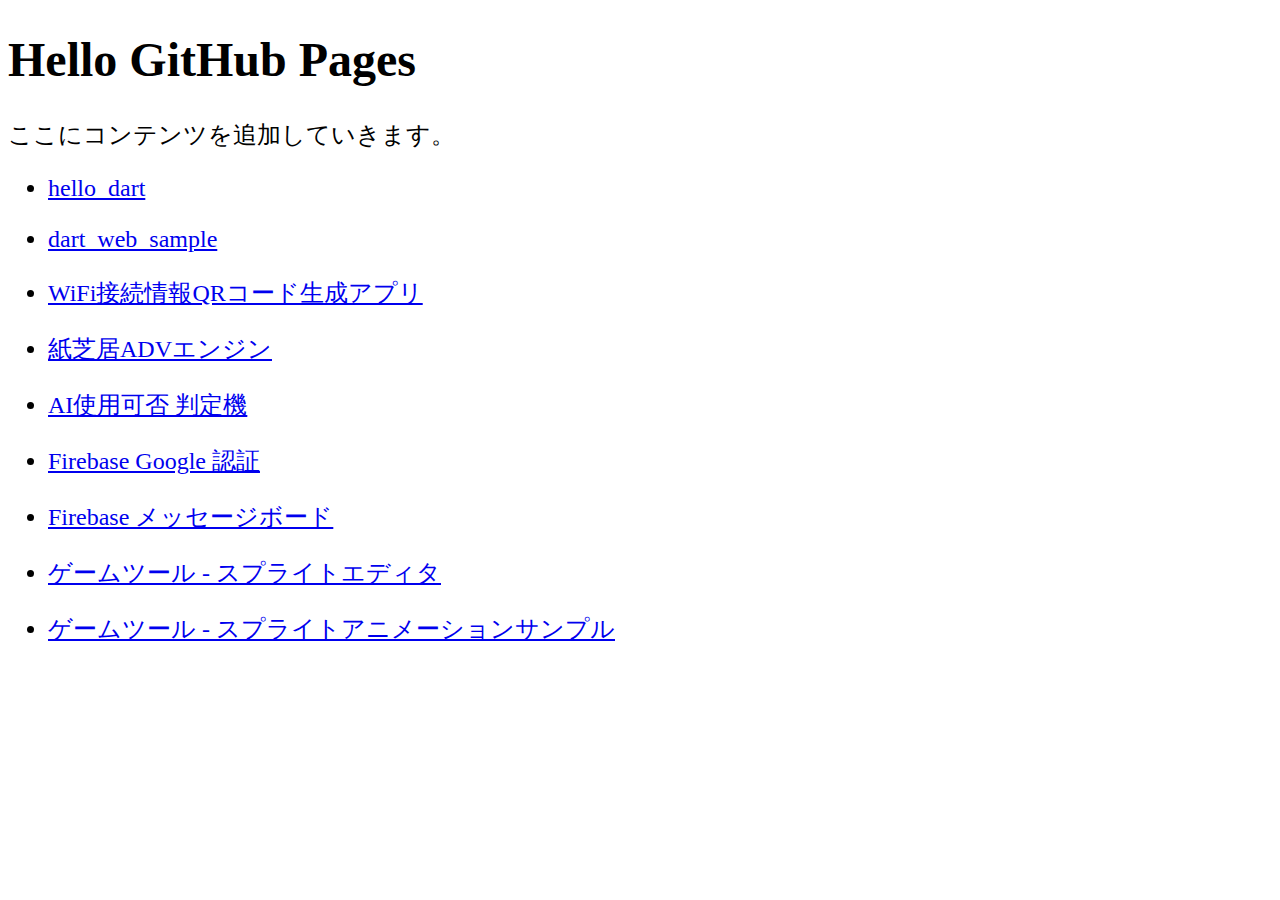
<file: index.html>
<!DOCTYPE html>
<html lang="ja">
<head>
  <meta charset="UTF-8">
  <style>
    body {
      font-size: 24px;
    }
  </style>
  <title>GitHub Pages Test</title>
</head>
<body>
  <h1>Hello GitHub Pages</h1>
  <p>ここにコンテンツを追加していきます。</p>
  <p><ul><li><a href="hello_dart/index.html">hello_dart</a></li></ul></p>
  <p><ul><li><a href="dart_web_sample/web/index.html">dart_web_sample</a></li></ul></p>
  <p><ul><li><a href="wifi_qr/web/index.html">WiFi接続情報QRコード生成アプリ</a></li></ul></p>
  <p><ul><li><a href="sound_novel/index.html">紙芝居ADVエンジン</a></li></ul></p>
  <p><ul><li><a href="ai-judge/ai-judge.html">AI使用可否 判定機</a></li></ul></p>
  <p><ul><li><a href="firebase_auth/index.html">Firebase Google 認証</a></li></ul></p>
  <p><ul><li><a href="firebase_auth/msgboard.html">Firebase メッセージボード</a></li></ul></p>
  <p><ul><li><a href="game_tools/sprite_editor.html">ゲームツール - スプライトエディタ</a></li></ul></p>
  <p><ul><li><a href="game_tools/sprite_anim_sample.html">ゲームツール - スプライトアニメーションサンプル</a></li></ul></p>
</body>
</html>
</file>
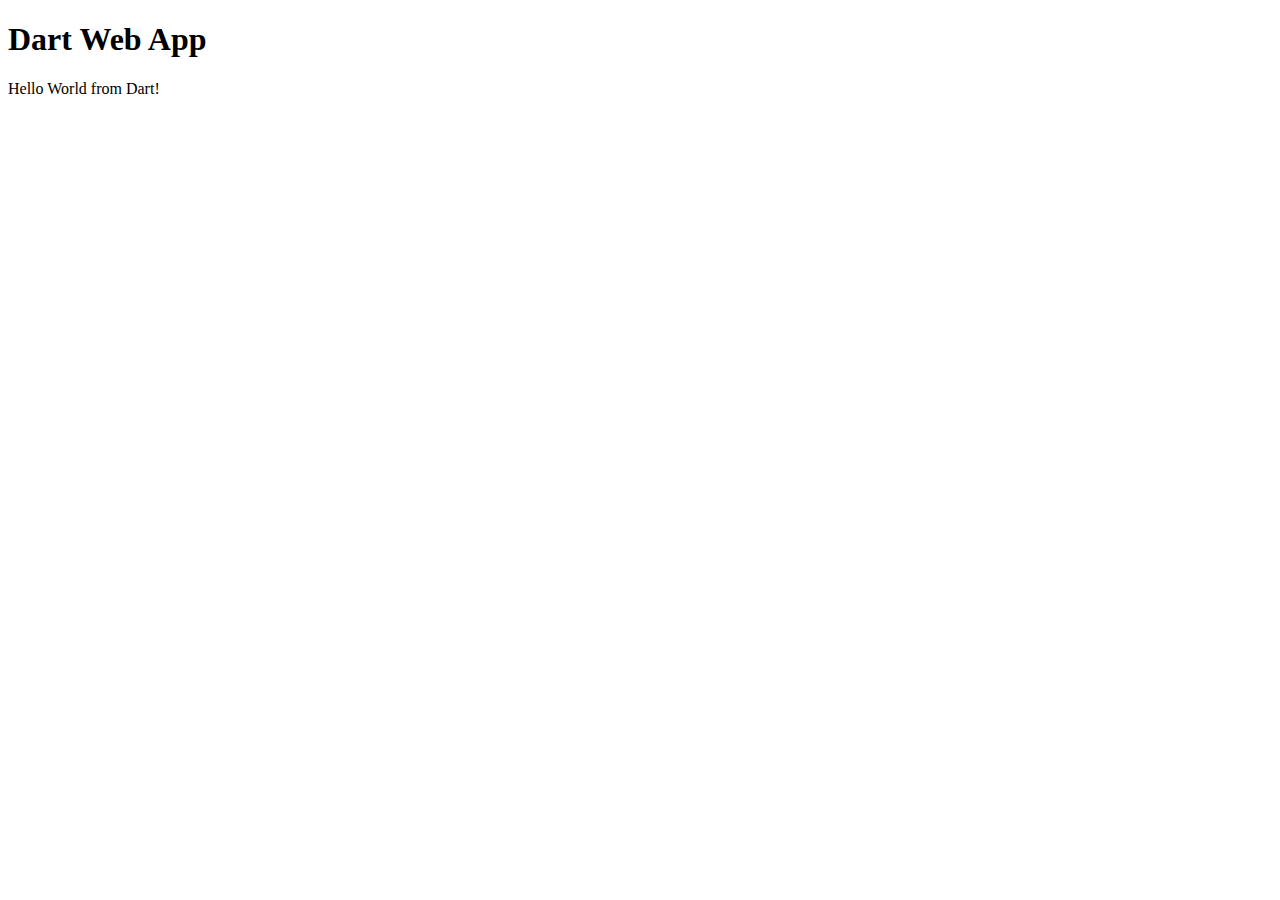
<file: hello_dart/index.html>
<!DOCTYPE html>
<html lang="ja">
<head>
  <meta charset="UTF-8" />
  <title>Dart Web App (Subdir)</title>
</head>
<body>
  <h1>Dart Web App</h1>
  <p id="message">Loading…</p>
  
  <script defer src="main.dart.js"></script>
</body>
</html>
</file>
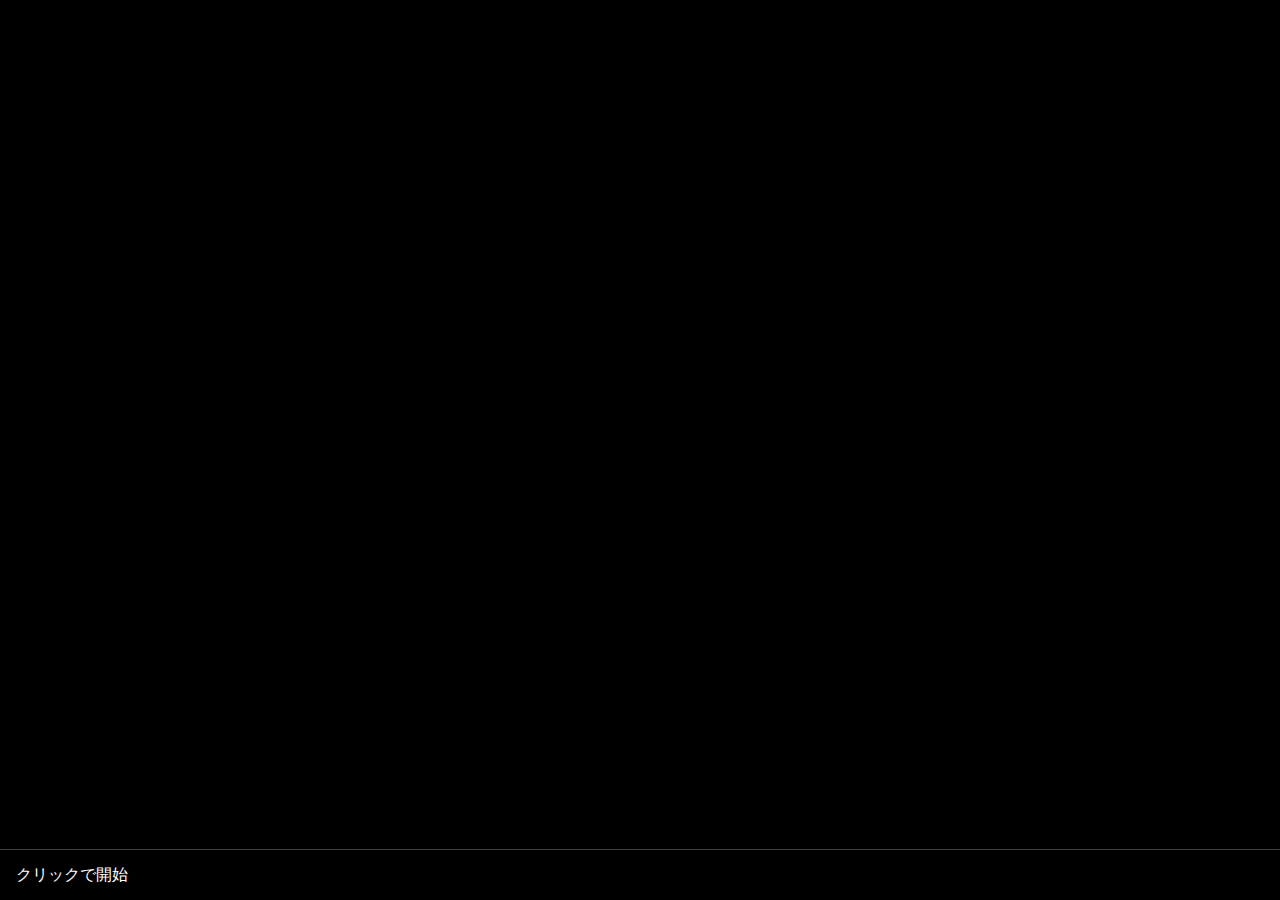
<file: sound_novel/index.html>
<!DOCTYPE html>
<html lang="ja">
<head>
  <meta charset="UTF-8">
  <title>紙芝居ADVエンジン</title>
  <meta name="viewport" content="width=device-width, initial-scale=1.0">
  <link rel="stylesheet" href="style.css">
  <script id="slides-data" type="application/json">
[
  {
    "type": "bgm",
    "src": "sounds/opening.mp3",
    "channel": 0,
    "volume": 0.8
  },
  {
    "type": "image",
    "src": "images/scene1.png",
    "autoNext": true,
    "wait": 800
  },
  {
    "type": "voice",
    "text": "目を覚ますと、そこは森の中だった。",
    "voice": "voices/v001.mp3"
  },
  {
    "type": "bgm",
    "src": "sounds/bgm1.mp3",
    "channel": 1,
    "volume": 0.8
  },
  {
    "type": "video",
    "src": "videos/forest_loop.mp4",
    "loop": true,
    "autoPlay": true,
    "autoNext": true
  },
  {
    "type": "voice",
    "text": "草むらの向こうから、何かが動いている気配がした。",
    "voice": "voices/v002.mp3"
  },
  {
    "type": "image",
    "src": "images/scene2.png",
    "autoNext": true,
    "wait": 800
  },
  {
    "type": "bgmStop",
    "channel": 0
  },
  {
    "type": "bgmStop",
    "channel": 1
  },
  {
    "type": "voice",
    "text": "僕は思わず、その場に立ち尽くした。",
    "voice": "voices/v003.mp3"
  }
]

  </script>
</head>
<body>

  <div id="screen">
    <img id="img" alt="">
    <video id="video" playsinline></video>
  </div>

  <!-- テキストウィンドウ -->
  <div id="text"></div>

  <!-- 音声レイヤー -->
  <audio id="bgm0"></audio>    <!-- BGM用：ループ再生 -->
  <audio id="bgm1"></audio>
  <audio id="bgm2"></audio>
  <audio id="voice"></audio>  <!-- セリフ音声用 -->

  <script src="game.js"></script>
</body>
</html>
</file>
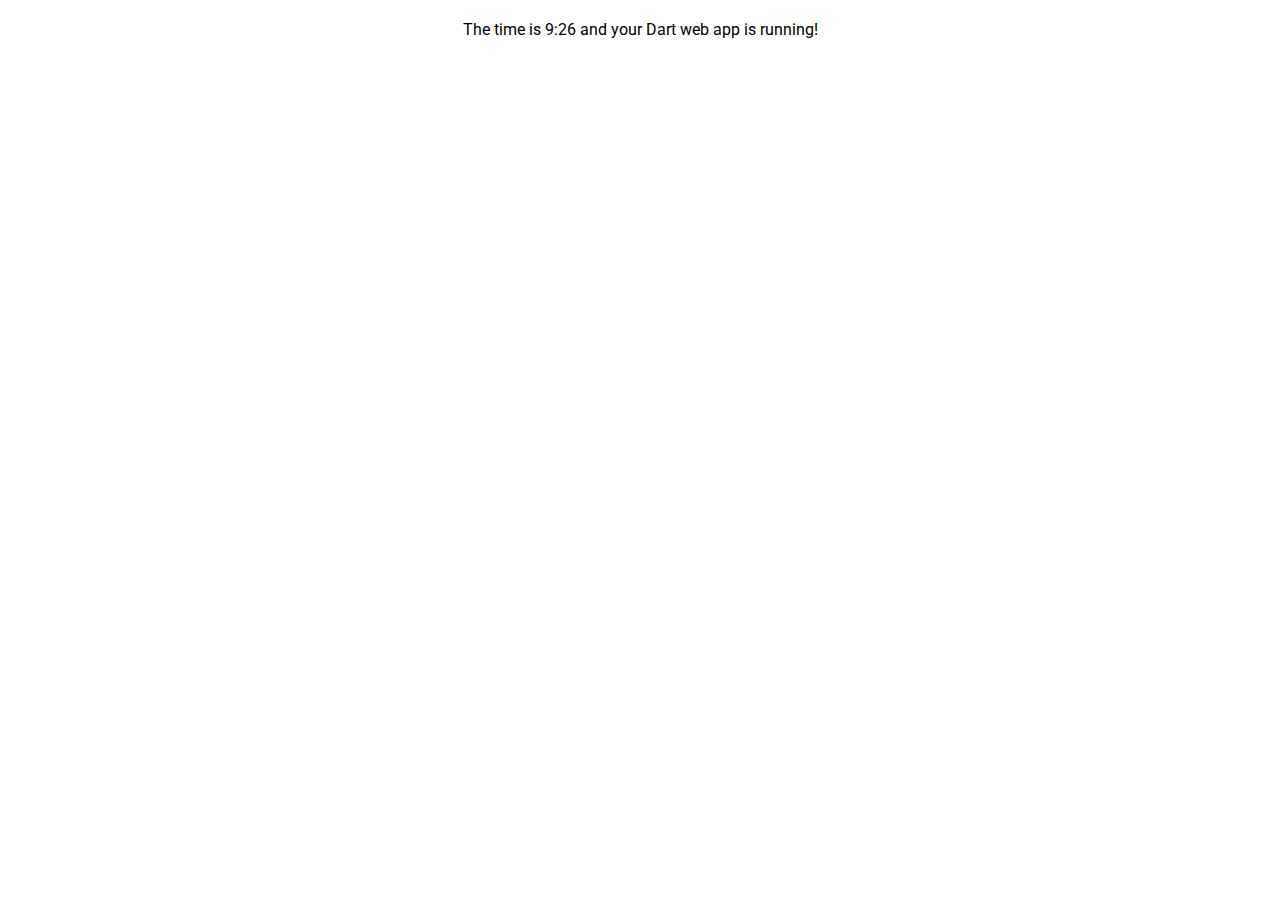
<file: dart_web_sample/web/index.html>
<!DOCTYPE html>

<html>
<head>
    <meta charset="utf-8">
    <meta http-equiv="X-UA-Compatible" content="IE=edge">
    <meta name="viewport" content="width=device-width, initial-scale=1.0">
    <meta name="scaffolded-by" content="https://github.com/dart-lang/sdk">
    <title>dart_web_sample</title>
    <link rel="stylesheet" href="styles.css">
    <script defer src="main.dart.js"></script>
</head>

<body>

  <div id="output"></div>

</body>
</html>
</file>
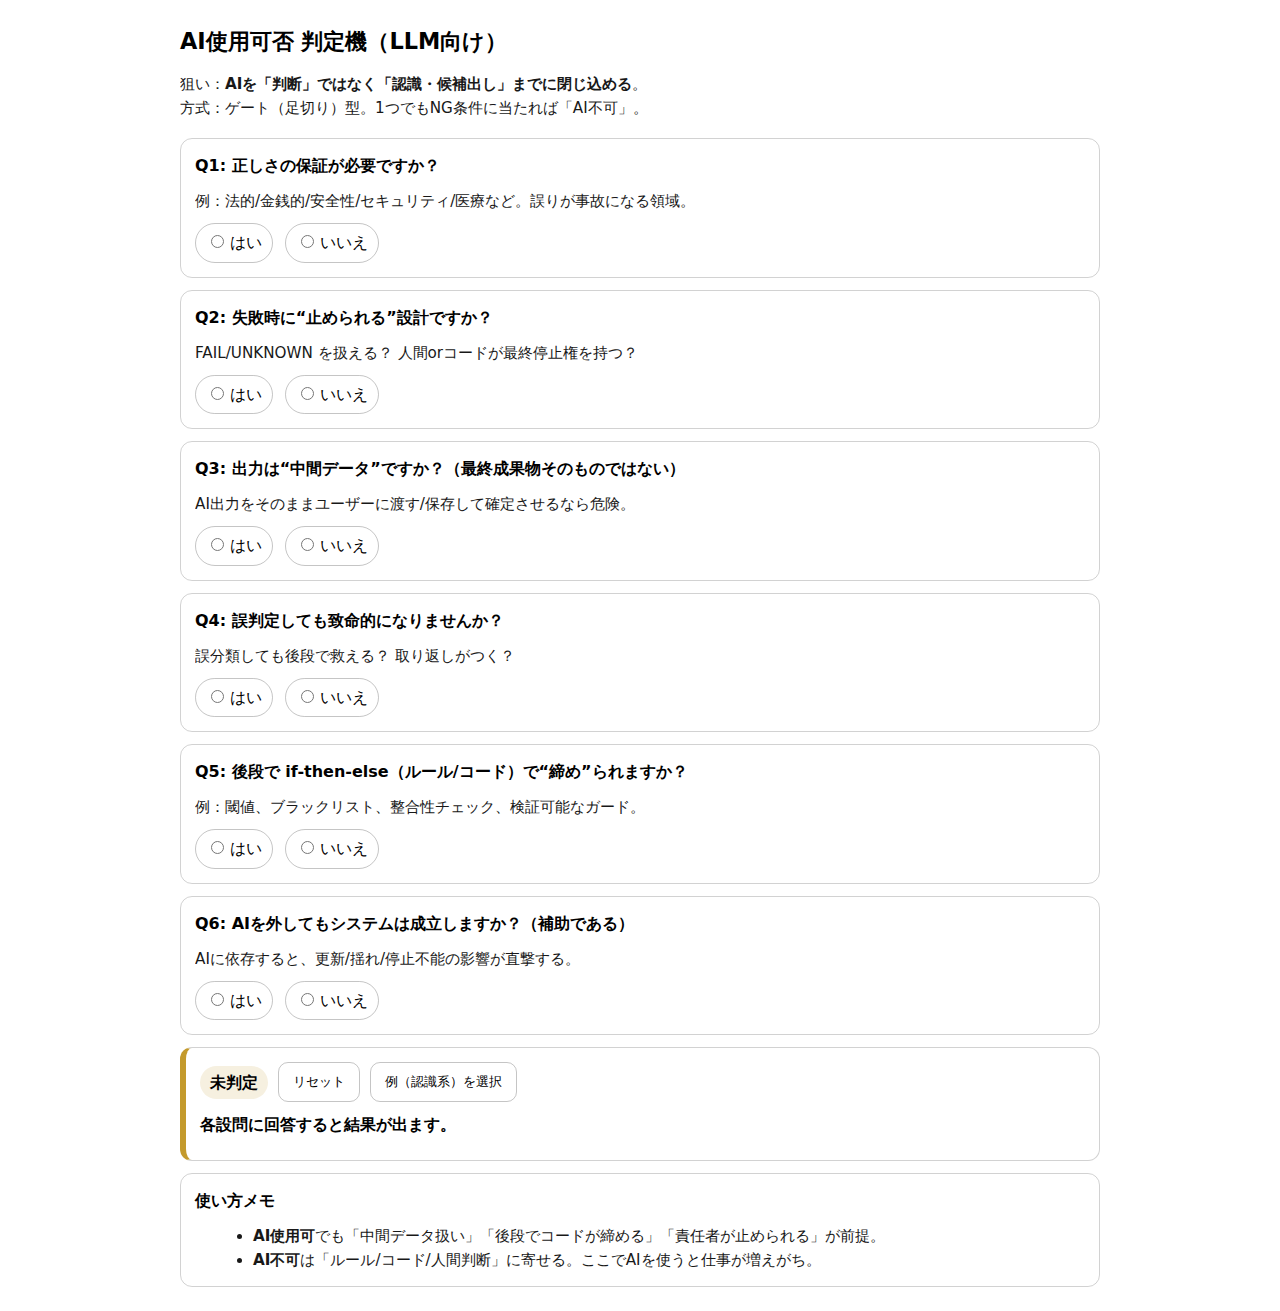
<file: ai-judge/ai-judge.html>
<!doctype html>
<html lang="ja">
<head>
  <meta charset="utf-8" />
  <meta name="viewport" content="width=device-width,initial-scale=1" />
  <title>AI使用可否 判定機</title>
  <style>
    :root { color-scheme: light dark; }
    body { font-family: system-ui, -apple-system, "Segoe UI", sans-serif; margin: 24px; line-height: 1.6; }
    .wrap { max-width: 920px; margin: 0 auto; }
    h1 { font-size: 1.4rem; margin: 0 0 12px; }
    .note { opacity: .85; margin-bottom: 18px; }
    .card { border: 1px solid rgba(127,127,127,.35); border-radius: 12px; padding: 14px 14px; margin: 12px 0; }
    .qtitle { font-weight: 700; margin-bottom: 10px; }
    .qdesc { opacity: .9; margin: 0 0 10px; }
    .opts { display: flex; gap: 12px; align-items: center; flex-wrap: wrap; }
    .pill { border: 1px solid rgba(127,127,127,.45); border-radius: 999px; padding: 6px 10px; cursor: pointer; user-select: none; }
    .pill input { margin-right: 6px; }
    .result { border-left: 6px solid transparent; }
    .ok { border-left-color: #2aa44f; }
    .ng { border-left-color: #cc3b3b; }
    .mid { border-left-color: #c49a2c; }
    .badge { display:inline-block; padding: 4px 10px; border-radius: 999px; font-weight: 700; }
    .badge.ok { background: rgba(42,164,79,.15); }
    .badge.ng { background: rgba(204,59,59,.15); }
    .badge.mid { background: rgba(196,154,44,.15); }
    .small { font-size: .95rem; opacity: .9; }
    button { padding: 10px 14px; border-radius: 10px; border: 1px solid rgba(127,127,127,.45); background: transparent; cursor: pointer; }
    .row { display:flex; gap: 10px; flex-wrap: wrap; align-items: center; }
    ul { margin: 8px 0 0 18px; }
    code { font-family: ui-monospace, SFMono-Regular, Menlo, Consolas, monospace; }
  </style>
</head>
<body>
<div class="wrap">
  <h1>AI使用可否 判定機（LLM向け）</h1>
  <div class="note small">
    狙い：<b>AIを「判断」ではなく「認識・候補出し」までに閉じ込める</b>。<br/>
    方式：ゲート（足切り）型。1つでもNG条件に当たれば「AI不可」。
  </div>

  <div id="questions"></div>

  <div class="card result mid" id="resultCard">
    <div class="row">
      <span class="badge mid" id="verdictBadge">未判定</span>
      <button id="resetBtn" type="button">リセット</button>
      <button id="exampleBtn" type="button">例（認識系）を選択</button>
    </div>
    <div id="verdictText" style="margin-top:10px; font-weight:700;">各設問に回答すると結果が出ます。</div>
    <div id="details" class="small" style="margin-top:8px;"></div>
  </div>

  <div class="card">
    <div class="qtitle">使い方メモ</div>
    <div class="small">
      <ul>
        <li><b>AI使用可</b>でも「中間データ扱い」「後段でコードが締める」「責任者が止められる」が前提。</li>
        <li><b>AI不可</b>は「ルール/コード/人間判断」に寄せる。ここでAIを使うと仕事が増えがち。</li>
      </ul>
    </div>
  </div>
</div>

<script>
  // ゲート型：条件により「AI不可」を即決できるように設計
  const QUESTIONS = [
    {
      id: "q1",
      title: "Q1: 正しさの保証が必要ですか？",
      desc: "例：法的/金銭的/安全性/セキュリティ/医療など。誤りが事故になる領域。",
      ngIf: (a) => a === "yes",
      whyNg: "正しさの保証が必要 → LLMは検証器ではないため「AI不可」。"
    },
    {
      id: "q2",
      title: "Q2: 失敗時に“止められる”設計ですか？",
      desc: "FAIL/UNKNOWN を扱える？ 人間orコードが最終停止権を持つ？",
      ngIf: (a) => a === "no",
      whyNg: "止められない → LLMは止まらず答えを出しがちなので「AI不可」。"
    },
    {
      id: "q3",
      title: "Q3: 出力は“中間データ”ですか？（最終成果物そのものではない）",
      desc: "AI出力をそのままユーザーに渡す/保存して確定させるなら危険。",
      ngIf: (a) => a === "no",
      whyNg: "最終成果物がAI出力 → 誤りがそのまま確定するので「AI不可」。"
    },
    {
      id: "q4",
      title: "Q4: 誤判定しても致命的になりませんか？",
      desc: "誤分類しても後段で救える？ 取り返しがつく？",
      ngIf: (a) => a === "no",
      whyNg: "誤りが致命的 → LLMは必ず誤る前提なので「AI不可」。"
    },
    {
      id: "q5",
      title: "Q5: 後段で if-then-else（ルール/コード）で“締め”られますか？",
      desc: "例：閾値、ブラックリスト、整合性チェック、検証可能なガード。",
      ngIf: (a) => a === "no",
      whyNg: "コードで締められない → 判断をLLMに委ねる形になり「AI不可」。"
    },
    {
      id: "q6",
      title: "Q6: AIを外してもシステムは成立しますか？（補助である）",
      desc: "AIに依存すると、更新/揺れ/停止不能の影響が直撃する。",
      ngIf: (a) => a === "no",
      whyNg: "AI依存で成立 → 主体がAI側になり責任境界が壊れるため「AI不可」。"
    },
  ];

  const state = Object.fromEntries(QUESTIONS.map(q => [q.id, null]));

  function el(tag, attrs={}, ...children) {
    const e = document.createElement(tag);
    for (const [k,v] of Object.entries(attrs)) {
      if (k === "class") e.className = v;
      else if (k.startsWith("on") && typeof v === "function") e.addEventListener(k.slice(2), v);
      else e.setAttribute(k, v);
    }
    for (const c of children) {
      if (c == null) continue;
      if (typeof c === "string") e.appendChild(document.createTextNode(c));
      else e.appendChild(c);
    }
    return e;
  }

  function render() {
    const root = document.getElementById("questions");
    root.innerHTML = "";

    for (const q of QUESTIONS) {
      const yesId = `${q.id}_yes`;
      const noId  = `${q.id}_no`;

      const card = el("div", { class: "card" },
        el("div", { class: "qtitle" }, q.title),
        el("div", { class: "qdesc small" }, q.desc),
        el("div", { class: "opts" },
          el("label", { class: "pill" },
            el("input", { type: "radio", name: q.id, id: yesId, value: "yes" }),
            "はい"
          ),
          el("label", { class: "pill" },
            el("input", { type: "radio", name: q.id, id: noId, value: "no" }),
            "いいえ"
          ),
        ),
      );

      root.appendChild(card);

      // restore selection & bind
      const radios = card.querySelectorAll(`input[name="${q.id}"]`);
      radios.forEach(r => {
        r.checked = (state[q.id] === r.value);
        r.addEventListener("change", () => {
          state[q.id] = r.value;
          updateVerdict();
        });
      });
    }

    updateVerdict();
  }

  function allAnswered() {
    return QUESTIONS.every(q => state[q.id] === "yes" || state[q.id] === "no");
  }

  function updateVerdict() {
    const card = document.getElementById("resultCard");
    const badge = document.getElementById("verdictBadge");
    const text = document.getElementById("verdictText");
    const details = document.getElementById("details");

    // find first NG
    const ngReasons = [];
    for (const q of QUESTIONS) {
      const a = state[q.id];
      if (a == null) continue;
      if (q.ngIf(a)) ngReasons.push(`- ${q.title} → ${q.whyNg}`);
    }

    card.classList.remove("ok","ng","mid");
    badge.classList.remove("ok","ng","mid");

    if (!allAnswered()) {
      card.classList.add("mid");
      badge.classList.add("mid");
      badge.textContent = "未判定";
      text.textContent = "各設問に回答すると結果が出ます。";
      details.innerHTML = "";
      return;
    }

    if (ngReasons.length > 0) {
      card.classList.add("ng");
      badge.classList.add("ng");
      badge.textContent = "AI不可";
      text.textContent = "この案件はLLMを中核に置くべきではありません（ルール/コード/人間判断へ）。";
      details.innerHTML =
        `<div class="small">NG理由（足切り）:</div><ul>${ngReasons.map(r => `<li>${escapeHtml(r)}</li>`).join("")}</ul>` +
        `<div class="small" style="margin-top:8px;">推奨: 「認識→コードで締める」構造に寄せるか、そもそもAI工程を削る。</div>`;
      return;
    }

    card.classList.add("ok");
    badge.classList.add("ok");
    badge.textContent = "AI使用可";
    text.textContent = "LLMは“認識・候補出し”としてなら使用可（最終判断はコード/人間）。";
    details.innerHTML =
      `<div class="small">条件を満たしました：</div>
       <ul>
         <li>正しさの保証が必須ではない</li>
         <li>失敗時に止められる</li>
         <li>出力は中間データ</li>
         <li>誤りが致命的ではない</li>
         <li>後段で if-then-else で締められる</li>
         <li>AIを外しても成立する</li>
       </ul>`;
  }

  function escapeHtml(s) {
    return s.replace(/[&<>"']/g, m => ({'&':'&amp;','<':'&lt;','>':'&gt;','"':'&quot;',"'":'&#39;'}[m]));
  }

  document.getElementById("resetBtn").addEventListener("click", () => {
    for (const q of QUESTIONS) state[q.id] = null;
    render();
  });

  document.getElementById("exampleBtn").addEventListener("click", () => {
    // 典型「認識系」想定：全部OKになる回答例
    state.q1 = "no";  // 正しさ保証は必須ではない
    state.q2 = "yes"; // 止められる
    state.q3 = "yes"; // 中間データ
    state.q4 = "yes"; // 致命的ではない
    state.q5 = "yes"; // 後段で締める
    state.q6 = "yes"; // AIなしでも成立
    render();
  });

  render();
</script>
</body>
</html>
</file>
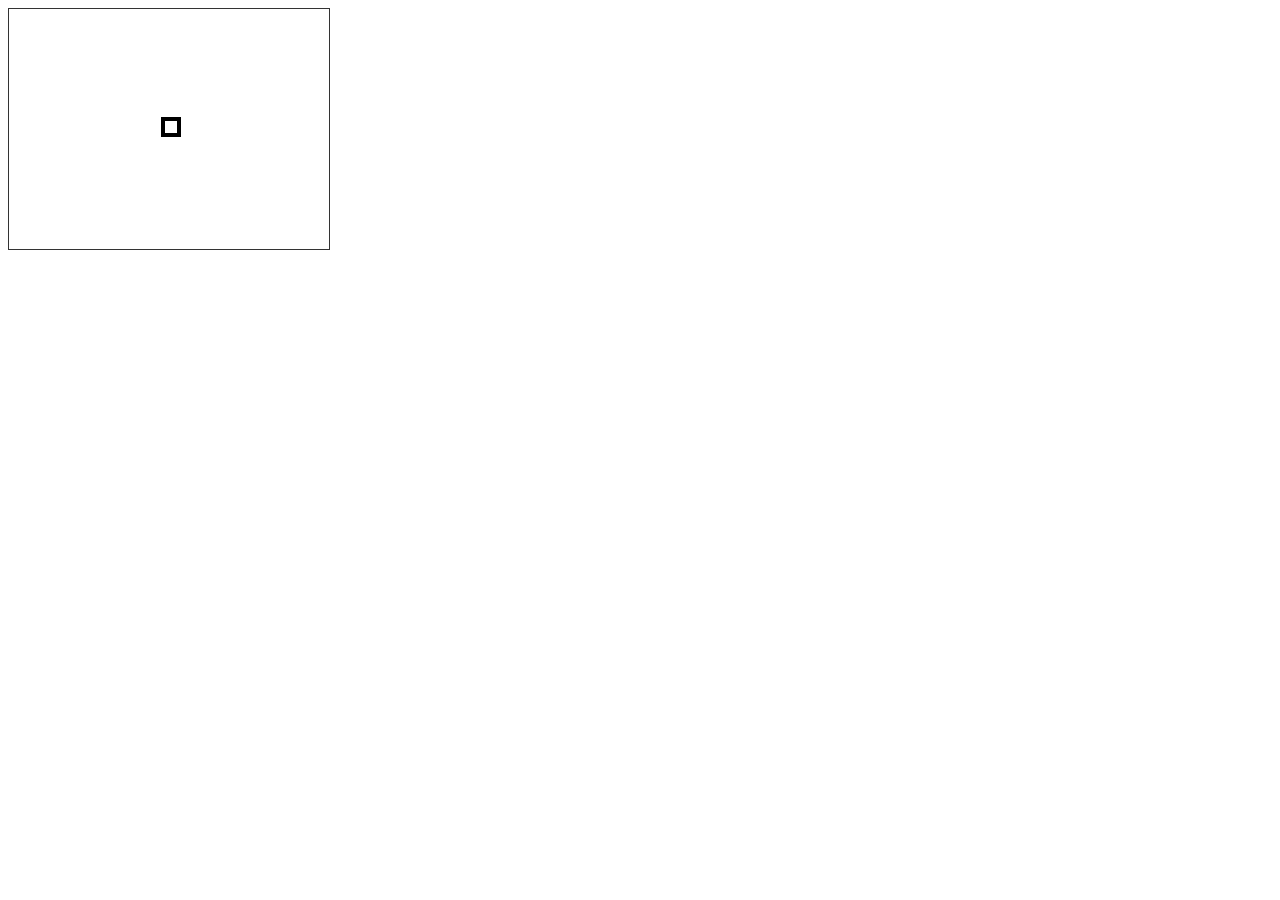
<file: game_tools/sprite_anim_sample.html>
<!DOCTYPE html>
<html lang="ja">
<head>
<meta charset="UTF-8">
<title>Sprite Animation Sample</title>
<style>
  canvas {
    border: 1px solid #333;
    image-rendering: pixelated;
  }
</style>
</head>
<body>

<canvas id="screen" width="320" height="240"></canvas>

<script>
/* ===== Paste sprite JSON here ===== */
const sprite = {
  "tileSize": 8,
  "transparentIndex": 0,
  "palette": [
    "rgba(0,0,0,0)",
    "#000000",
    "#ffffff",
    "#ff0000",
    "#00ff00",
    "#0000ff",
    "#ffff00",
    "#ff00ff",
    "#00ffff",
    "#888888"
  ],
  "frames": [
    {
      "id": 0,
      "pixels": [
        0, 0, 0, 0, 0, 0, 0, 0,
        0, 0, 0, 0, 0, 0, 0, 0,
        0, 0, 0, 0, 0, 0, 0, 0,
        0, 0, 0, 1, 1, 0, 0, 0,
        0, 0, 0, 1, 1, 0, 0, 0,
        0, 0, 0, 0, 0, 0, 0, 0,
        0, 0, 0, 0, 0, 0, 0, 0,
        0, 0, 0, 0, 0, 0, 0, 0
      ]
    },
    {
      "id": 1,
      "pixels": [
        0, 0, 0, 0, 0, 0, 0, 0,
        0, 0, 0, 0, 0, 0, 0, 0,
        0, 0, 0, 1, 1, 0, 0, 0,
        0, 0, 1, 0, 0, 1, 0, 0,
        0, 0, 1, 0, 0, 1, 0, 0,
        0, 0, 0, 1, 1, 0, 0, 0,
        0, 0, 0, 0, 0, 0, 0, 0,
        0, 0, 0, 0, 0, 0, 0, 0
      ]
    },
    {
      "id": 2,
      "pixels": [
        0, 0, 0, 0, 0, 0, 0, 0,
        0, 0, 1, 1, 1, 1, 1, 0,
        0, 0, 1, 0, 0, 0, 1, 0,
        0, 0, 1, 0, 0, 0, 1, 0,
        0, 0, 1, 0, 0, 0, 1, 0,
        0, 0, 1, 1, 1, 1, 1, 0,
        0, 0, 0, 0, 0, 0, 0, 0,
        0, 0, 0, 0, 0, 0, 0, 0
      ]
    },
    {
      "id": 3,
      "pixels": [
        0, 0, 0, 0, 0, 0, 0, 0,
        0, 0, 1, 1, 1, 1, 1, 0,
        0, 1, 0, 0, 0, 0, 0, 1,
        0, 1, 0, 0, 0, 0, 0, 1,
        0, 1, 0, 0, 0, 0, 0, 1,
        0, 1, 0, 0, 0, 0, 0, 1,
        0, 1, 0, 0, 0, 0, 0, 1,
        0, 0, 1, 1, 1, 1, 1, 0
      ]
    }
  ]
};
/* ===== End of sprite JSON ===== */

/* ===== Constants ===== */
const SCREEN_W = 320;
const SCREEN_H = 240;
const SCALE = 4;   // 8x8 → 32x32
const FPS = 4;

/* ===== Canvas (double buffer) ===== */
const screen = document.getElementById("screen");
const screenCtx = screen.getContext("2d");

const buffer = document.createElement("canvas");
buffer.width = SCREEN_W;
buffer.height = SCREEN_H;
const bufCtx = buffer.getContext("2d");

/* ===== Prepare runtime data ===== */
const palette = sprite.palette;
const frames = sprite.frames.map(f => new Uint8Array(f.pixels));

let frameIndex = 0;
let lastTime = 0;

/* ===== Draw 8x8 sprite ===== */
function draw8x8(ctx, pixels, x, y, scale) {
  for (let py = 0; py < 8; py++) {
    for (let px = 0; px < 8; px++) {
      const idx = pixels[py * 8 + px];
      if (idx !== sprite.transparentIndex) {
        ctx.fillStyle = palette[idx];
        ctx.fillRect(
          x + px * scale,
          y + py * scale,
          scale,
          scale
        );
      }
    }
  }
}

/* ===== Game Loop (method ②) ===== */
function loop(time) {
  requestAnimationFrame(loop);

  if (time - lastTime > 1000 / FPS) {
    frameIndex = (frameIndex + 1) % frames.length;
    lastTime = time;
  }

  // --- build full frame on back buffer ---
  bufCtx.fillStyle = "#FFFFFF";                 // background
  bufCtx.fillRect(0, 0, SCREEN_W, SCREEN_H); // clear + bg

  draw8x8(bufCtx, frames[frameIndex], 144, 104, SCALE);

  // --- present ---
  screenCtx.drawImage(buffer, 0, 0);
}

requestAnimationFrame(loop);
</script>

</body>
</html>
</file>
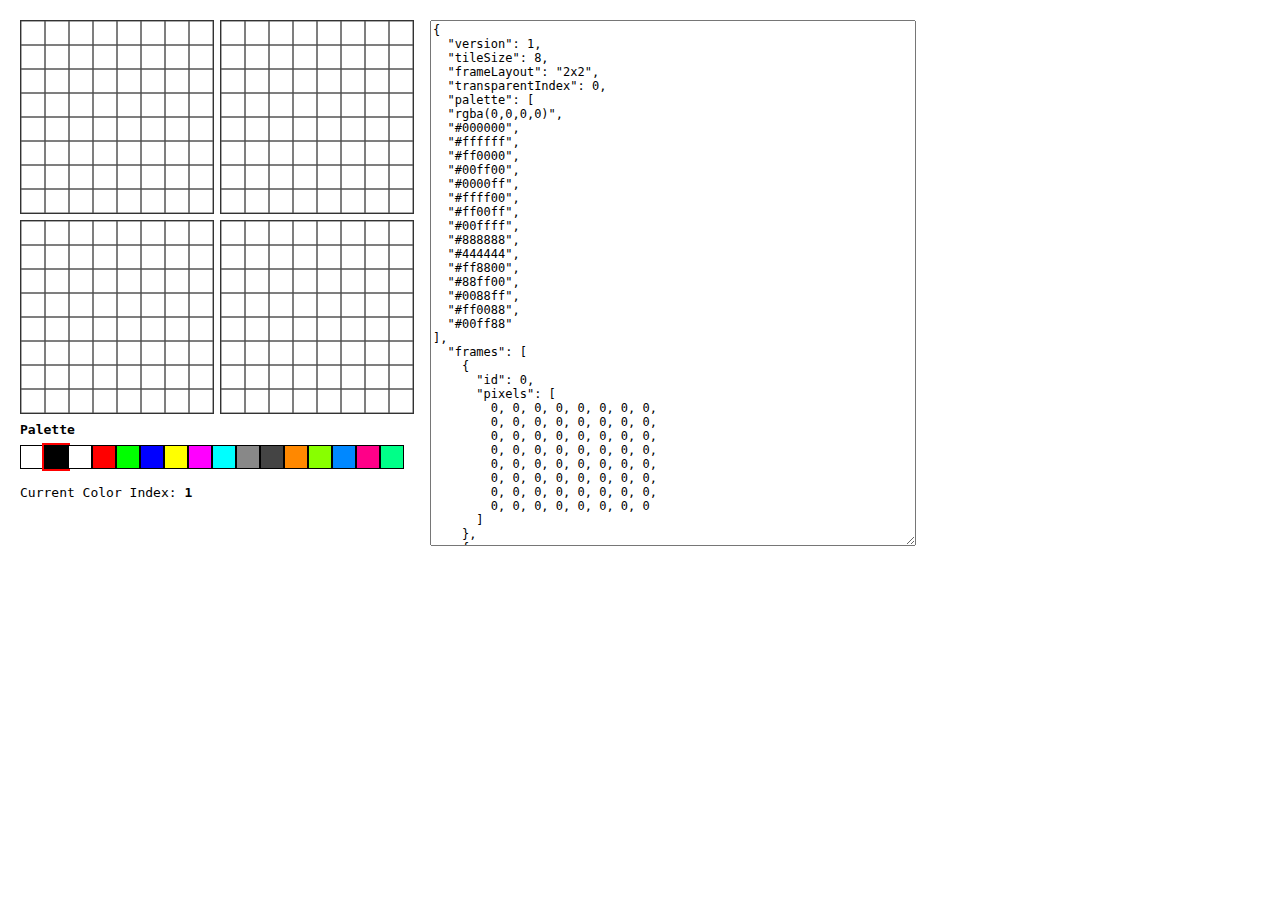
<file: game_tools/sprite_editor.html>
<!DOCTYPE html>
<html lang="ja">
<head>
<meta charset="UTF-8">
<title>8x8x4 Sprite Editor</title>

<style>
  body {
    font-family: monospace;
    display: flex;
    gap: 16px;
    padding: 12px;
  }

  canvas {
    border: 1px solid #333;
    image-rendering: pixelated;
    cursor: crosshair;
  }

  .grid {
    display: grid;
    grid-template-columns: repeat(2, auto);
    gap: 6px;
  }

  .palette {
    margin-top: 8px;
  }

  .palette div {
    width: 24px;
    height: 24px;
    display: inline-block;
    border: 1px solid #000;
    cursor: pointer;
    box-sizing: border-box;
  }

  .palette div.active {
    outline: 2px solid red;
  }

  textarea {
    width: 480px;
    height: 520px;
    font-family: monospace;
    font-size: 12px;
  }

  h4 {
    margin: 8px 0 4px;
  }
</style>
</head>
<body>

<!-- ===== LEFT : EDITOR ===== -->
<div>
  <div class="grid" id="editGrid"></div>

  <h4>Palette</h4>
  <div class="palette" id="palette"></div>

  <p>Current Color Index: <b><span id="curColor">1</span></b></p>
</div>

<!-- ===== RIGHT : JSON OUTPUT ===== -->
<textarea id="jsonOutput" spellcheck="false"></textarea>

<script>
/* ===== Constants ===== */
const TILE_SIZE = 8;
const FRAMES = 4;
const SCALE = 24;

/* ===== Sprite Data ===== */
const frames = Array.from({ length: FRAMES }, () =>
  new Uint8Array(TILE_SIZE * TILE_SIZE)
);

let currentColor = 1;

/* ===== Palette ===== */
const paletteColors = [
  "rgba(0,0,0,0)", // 0 transparent
  "#000000", "#ffffff", "#ff0000", "#00ff00", "#0000ff",
  "#ffff00", "#ff00ff", "#00ffff", "#888888", "#444444",
  "#ff8800", "#88ff00", "#0088ff", "#ff0088", "#00ff88"
];

/* ===== Canvas Setup ===== */
const grid = document.getElementById("editGrid");
const canvases = [];

for (let i = 0; i < FRAMES; i++) {
  const c = document.createElement("canvas");
  c.width = TILE_SIZE * SCALE;
  c.height = TILE_SIZE * SCALE;
  c.dataset.index = i;
  c.addEventListener("mousedown", onDraw);
  grid.appendChild(c);
  canvases.push(c);
}

/* ===== Drawing ===== */
function redraw() {
  canvases.forEach((c, fi) => {
    const ctx = c.getContext("2d");
    ctx.clearRect(0, 0, c.width, c.height);

    for (let y = 0; y < TILE_SIZE; y++) {
      for (let x = 0; x < TILE_SIZE; x++) {
        const idx = frames[fi][y * TILE_SIZE + x];
        if (idx !== 0) {
          ctx.fillStyle = paletteColors[idx];
          ctx.fillRect(x * SCALE, y * SCALE, SCALE, SCALE);
        }
        ctx.strokeStyle = "#555";
        ctx.strokeRect(x * SCALE, y * SCALE, SCALE, SCALE);
      }
    }
  });

  updateJSON();
}

/* ===== Mouse Draw ===== */
function onDraw(e) {
  const rect = e.target.getBoundingClientRect();
  const x = Math.floor((e.clientX - rect.left) / SCALE);
  const y = Math.floor((e.clientY - rect.top) / SCALE);
  const fi = e.target.dataset.index;

  if (x >= 0 && y >= 0 && x < TILE_SIZE && y < TILE_SIZE) {
    frames[fi][y * TILE_SIZE + x] = currentColor;
    redraw();
  }
}

/* ===== Palette UI ===== */
const paletteDiv = document.getElementById("palette");

paletteColors.forEach((col, idx) => {
  const d = document.createElement("div");
  d.style.background = col;
  if (idx === currentColor) d.classList.add("active");

  d.onclick = () => {
    currentColor = idx;
    document.getElementById("curColor").textContent = idx;
    document.querySelectorAll(".palette div")
      .forEach(p => p.classList.remove("active"));
    d.classList.add("active");
  };

  paletteDiv.appendChild(d);
});

/* ===== JSON Formatting ===== */
function formatPixels(pixels, indent = "        ") {
  const lines = [];
  for (let i = 0; i < pixels.length; i += 8) {
    lines.push(indent + pixels.slice(i, i + 8).join(", "));
  }
  return "[\n" + lines.join(",\n") + "\n      ]";
}

function updateJSON() {
  const out = [];

  out.push("{");
  out.push('  "version": 1,');
  out.push('  "tileSize": 8,');
  out.push('  "frameLayout": "2x2",');
  out.push('  "transparentIndex": 0,');
  out.push('  "palette": ' + JSON.stringify(paletteColors, null, 2) + ",");
  out.push('  "frames": [');

  frames.forEach((frame, i) => {
    out.push("    {");
    out.push(`      "id": ${i},`);
    out.push(`      "pixels": ${formatPixels(frame)}`);
    out.push(i === frames.length - 1 ? "    }" : "    },");
  });

  out.push("  ]");
  out.push("}");

  document.getElementById("jsonOutput").value = out.join("\n");
}

/* ===== Init ===== */
redraw();
</script>

</body>
</html>
</file>
<file: sound_novel/style.css>
/* 全体レイアウト */
body {
  margin: 0;
  background: #000;
  color: #fff;
  font-family: system-ui, -apple-system, BlinkMacSystemFont, "Segoe UI", sans-serif;
  user-select: none;
  display: flex;
  flex-direction: column;
 /* height: 100vh; */
  min-height: 100vh;          /* まず最低限の高さを確保 */
}

/* 画像・動画エリア */
#screen {
  flex: 1 1 auto;             /* 残りの高さを取るようにする */
  display: flex;
  justify-content: center;
  align-items: center;
  position: relative;
  background: #000;
}

#img,
#video {
  max-width: 100%;
  max-height: 100%;
  display: none;
}

/* テキストウィンドウ */
#text {
  padding: 12px 16px;
  background: rgba(0, 0, 0, 0.8);
  border-top: 1px solid #444;
  min-height: 3em;
  box-sizing: border-box;
  font-size: 16px;
  line-height: 1.6;
  flex-shrink: 0;             /* 高さが潰れないようにする */
}

/* スマホなど横幅が狭いとき用 */
@media (max-width: 600px) {
  #text {
    font-size: 14px;
    padding: 10px 12px;
  }
}
</file>
<file: dart_web_sample/web/styles.css>
@import url('https://fonts.googleapis.com/css2?family=Roboto&display=swap');

html, body {
  width: 100%;
  height: 100%;
  margin: 0;
  padding: 0;
  font-family: 'Roboto', sans-serif;
}

#output {
  padding: 20px;
  text-align: center;
}
</file>
